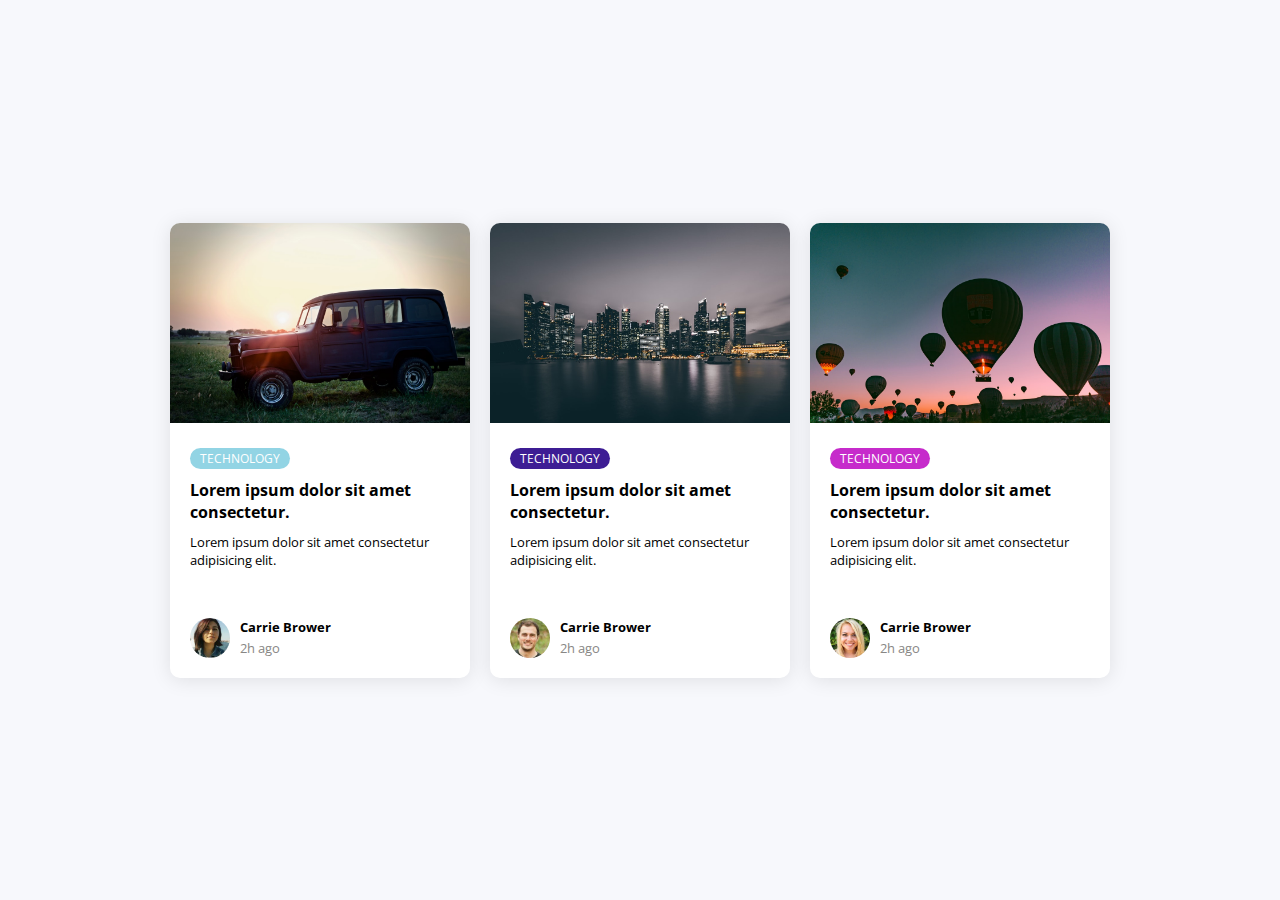
<file: 01-blog-cards/index.html>
<!DOCTYPE html>
<html lang="en">
  <head>
    <meta charset="UTF-8" />
    <meta name="viewport" content="width=device-width, initial-scale=1.0" />
    <link rel="stylesheet" href="style.css" />
    <title>Blog Cards</title>
  </head>
  <body>
    <div class="container">
      <!-- Card 01 -->
      <div class="card">
        <div class="card-header">
          <img src="./images/rover.jpeg" alt="Rover" />
        </div>
        <div class="card-body">
          <span class="tag tag-teal">Technology</span>
          <h4>
            Lorem ipsum dolor sit amet consectetur.
          </h4>
          <p>
            Lorem ipsum dolor sit amet consectetur adipisicing elit.
          </p>

          <div class="user">
            <img src="./images/user-1.jpg" alt="User 1" />
            <div class="user-info">
              <h5>Carrie Brower</h5>
              <small>2h ago</small>
            </div>
          </div>
        </div>
      </div>
      <!-- Card 02 -->
      <div class="card">
        <div class="card-header">
          <img src="./images/city.jpeg" alt="City" />
        </div>
        <div class="card-body">
          <span class="tag tag-purple">Technology</span>
          <h4>
            Lorem ipsum dolor sit amet consectetur.
          </h4>
          <p>
            Lorem ipsum dolor sit amet consectetur adipisicing elit.
          </p>

          <div class="user">
            <img src="./images/user-2.jpg" alt="User 2" />
            <div class="user-info">
              <h5>Carrie Brower</h5>
              <small>2h ago</small>
            </div>
          </div>
        </div>
      </div>
      <!-- Card 03 -->
      <div class="card">
        <div class="card-header">
          <img src="./images/ballons.jpeg" alt="Ballons" />
        </div>
        <div class="card-body">
          <span class="tag tag-pink">Technology</span>
          <h4>
            Lorem ipsum dolor sit amet consectetur.
          </h4>
          <p>
            Lorem ipsum dolor sit amet consectetur adipisicing elit.
          </p>

          <div class="user">
            <img src="./images/user-3.jpg" alt="User 3" />
            <div class="user-info">
              <h5>Carrie Brower</h5>
              <small>2h ago</small>
            </div>
          </div>
        </div>
      </div>
    </div>
  </body>
</html>
</file>
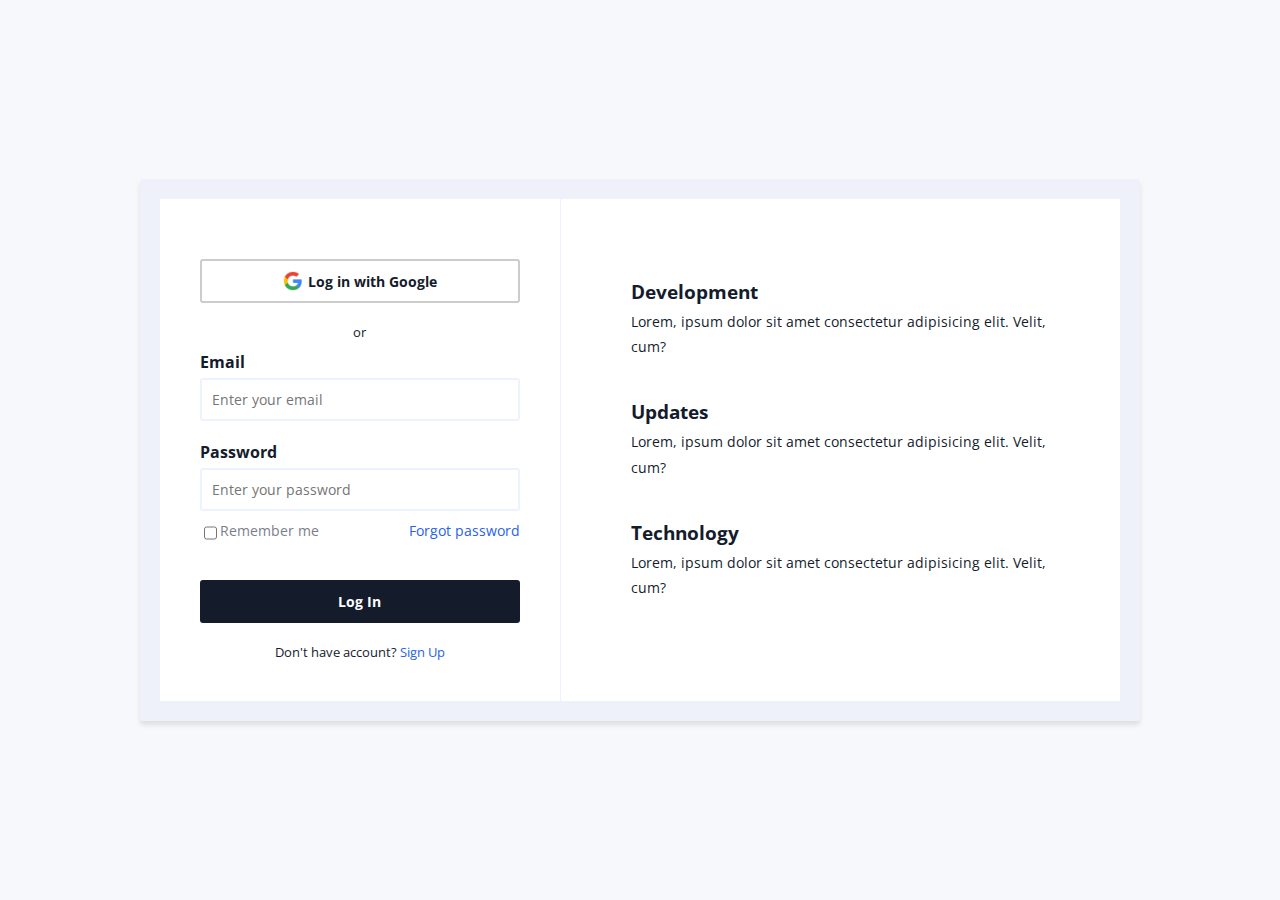
<file: 02-login/index.html>
<!DOCTYPE html>
<html lang="en">
  <head>
    <meta charset="UTF-8" />
    <meta name="viewport" content="width=device-width, initial-scale=1.0" />
    <link
      rel="stylesheet"
      href="https://cdnjs.cloudflare.com/ajax/libs/font-awesome/5.14.0/css/all.min.css"
      integrity="sha512-1PKOgIY59xJ8Co8+NE6FZ+LOAZKjy+KY8iq0G4B3CyeY6wYHN3yt9PW0XpSriVlkMXe40PTKnXrLnZ9+fkDaog=="
      crossorigin="anonymous"
    />
    <link rel="stylesheet" href="style.css" />
    <title>Login</title>
  </head>
  <body>
    <div class="container">
      <form>
        <button class="btn btn-ghost">
          <img src="./images/google.png" alt="Google" />
          Log in with Google
        </button>

        <small>or</small>

        <div class="form-control">
          <label for="email">Email</label>
          <input type="email" id="email" placeholder="Enter your email" />
        </div>

        <div class="form-control">
          <label for="password">Password</label>
          <input
            type="password"
            id="password"
            placeholder="Enter your password"
          />
        </div>

        <div class="checkbox-container">
          <input type="checkbox" id="remember" />
          <label for="remember">Remember me</label>

          <a href="#">Forgot password</a>
        </div>

        <button class="btn">Log In</button>

        <small>Don't have account? <a href="#">Sign Up</a></small>
      </form>

      <div class="features">
        <div class="feature">
          <i class="fas fa-code"></i>
          <h3>Development</h3>
          <p>
            Lorem, ipsum dolor sit amet consectetur adipisicing elit. Velit,
            cum?
          </p>
        </div>

        <div class="feature">
          <i class="fas fa-gift"></i>
          <h3>Updates</h3>
          <p>
            Lorem, ipsum dolor sit amet consectetur adipisicing elit. Velit,
            cum?
          </p>
        </div>

        <div class="feature">
          <i class="fas fa-edit"></i>
          <h3>Technology</h3>
          <p>
            Lorem, ipsum dolor sit amet consectetur adipisicing elit. Velit,
            cum?
          </p>
        </div>
      </div>
    </div>
  </body>
</html>
</file>
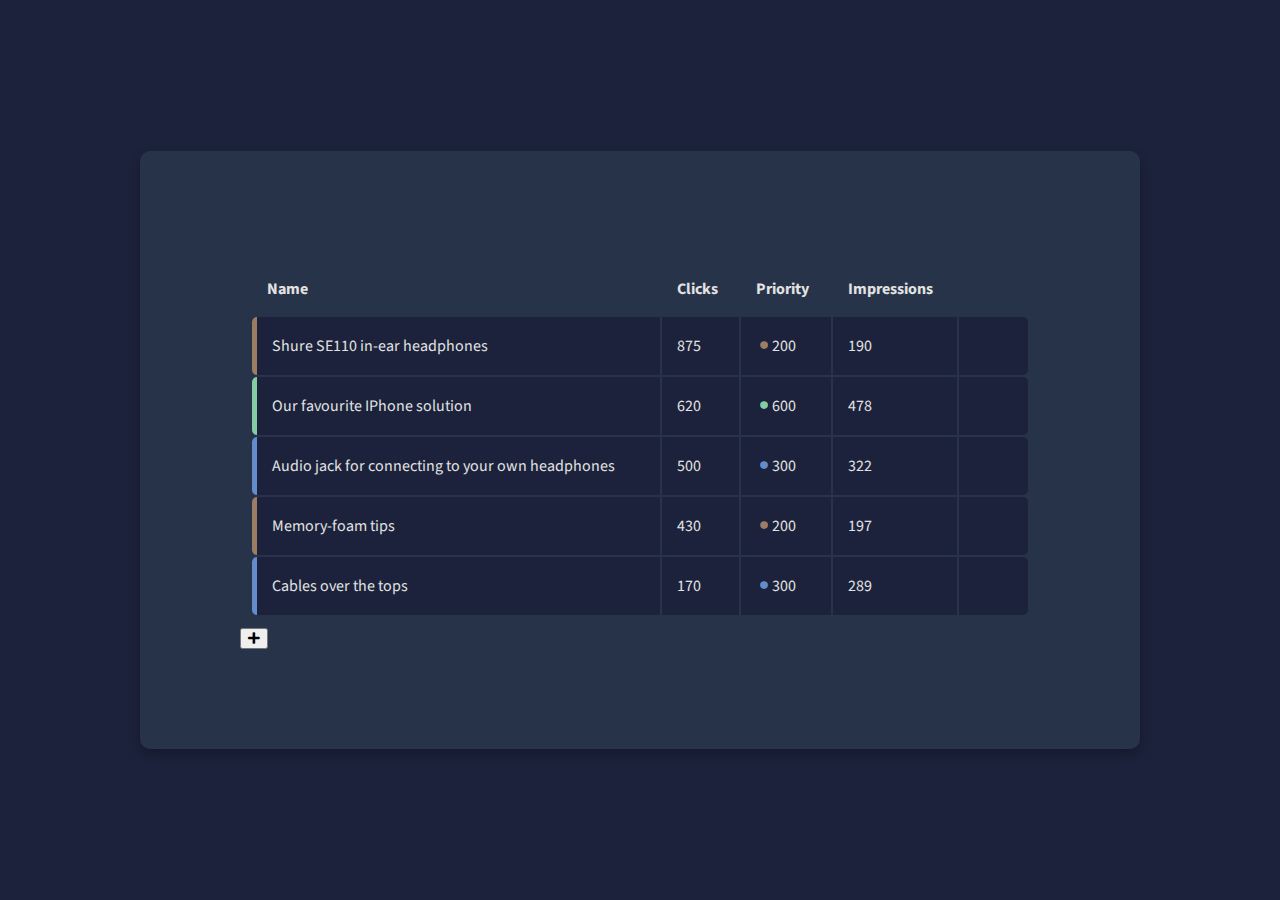
<file: 03-ads-manager/index.html>
<!DOCTYPE html>
<html lang="en">
  <head>
    <meta charset="UTF-8" />
    <meta name="viewport" content="width=device-width, initial-scale=1.0" />
    <link
      rel="stylesheet"
      href="https://cdnjs.cloudflare.com/ajax/libs/font-awesome/5.13.1/css/all.min.css"
    />
    <link rel="stylesheet" href="style.css" />
    <title>Ads Manager</title>
  </head>
  <body>
    <div class="container">
      <!-- 
      <div class="user">
        <i class="fas fa-user"></i>
        UI Design
      </div>
      
      <div class="search-area">
        <div class="search">
          <form>
            <input type="text" placeholder="Search ads" name="search" />
            <button type="submit"><i class="fa fa-search"></i></button>
          </form>
        </div>
        <div class="filter">
          <button type="submit">Filter</button>
        </div>
      </div> -->

      <table>
        <thead>
          <tr>
            <th>Name</th>
            <th>Clicks</th>
            <th>Priority</th>
            <th>Impressions</th>
            <th></th>
          </tr>
        </thead>
        <tbody>
          <tr class="priority-200">
            <td>Shure SE110 in-ear headphones</td>
            <td>875</td>
            <td><i class="fas fa-circle"></i>200</td>
            <td>190</td>
            <td>
              <button class="delete"><i class="fas fa-trash"></i></button>
            </td>
          </tr>
          <tr class="priority-600">
            <td>Our favourite IPhone solution</td>
            <td>620</td>
            <td><i class="fas fa-circle"></i>600</td>
            <td>478</td>
            <td>
              <button class="delete"><i class="fas fa-trash"></i></button>
            </td>
          </tr>
          <tr class="priority-300">
            <td>Audio jack for connecting to your own headphones</td>
            <td>500</td>
            <td><i class="fas fa-circle"></i>300</td>
            <td>322</td>
            <td>
              <button class="delete"><i class="fas fa-trash"></i></button>
            </td>
          </tr>
          <tr class="priority-200">
            <td>Memory-foam tips</td>
            <td>430</td>
            <td><i class="fas fa-circle"></i>200</td>
            <td>197</td>
            <td>
              <button class="delete"><i class="fas fa-trash"></i></button>
            </td>
          </tr>
          <tr class="priority-300">
            <td>Cables over the tops</td>
            <td>170</td>
            <td><i class="fas fa-circle"></i>300</td>
            <td>289</td>
            <td>
              <button class="delete"><i class="fas fa-trash"></i></button>
            </td>
          </tr>
        </tbody>
      </table>
      <button type="submit" class="add-btn">
        <i class="fas fa-plus"></i>
      </button>
    </div>
  </body>
</html>
</file>
<file: 01-blog-cards/style.css>
@import url('https://fonts.googleapis.com/css2?family=Open+Sans:wght@400;600&display=swap');

* {
  box-sizing: border-box;
}

body {
  background-color: #f7f8fc;
  font-family: 'Open Sans', sans-serif;
  display: flex;
  align-items: center;
  justify-content: center;
  height: 100vh;
  margin: 0;
}

.container {
  display: grid;
  grid-template-columns: repeat(3, 1fr);
  grid-gap: 20px;
  width: 940px;
  margin: auto;
}

.card {
  background-color: #fff;
  border-radius: 10px;
  box-shadow: 0 2px 20px rgba(0, 0, 0, 0.1);
  overflow: hidden;
  width: 300px;
}

.card-header img {
  width: 100%;
  height: 200px;
  object-fit: cover;
}

.card-body {
  display: flex;
  flex-direction: column;
  align-items: flex-start;
  padding: 20px;
  min-height: 250px;
}

.tag {
  background: #777;
  border-radius: 15px;
  font-size: 12px;
  margin: 0;
  color: #fff;
  padding: 2px 10px;
  text-transform: uppercase;
}

.tag-teal {
  background-color: #92d4e4;
}

.tag-purple {
  background-color: #3d1d94;
}

.tag-pink {
  background-color: #c62bcb;
}

.card-body h4 {
  margin: 10px 0;
}

.card-body p {
  font-size: 13px;
  margin: 0 0 40px;
}

.user {
  display: flex;
  margin-top: auto;
}

.user img {
  width: 40px;
  height: 40px;
  border-radius: 50%;
  margin-right: 10px;
}

.user-info h5 {
  margin: 0;
}

.user-info small {
  color: #888785;
}

@media (max-width: 940px) {
  .container {
    grid-template-columns: 1fr;
    justify-items: center; /* center */
    padding: 40px 0;
  }
}
</file>
<file: 02-login/style.css>
@import url('https://fonts.googleapis.com/css2?family=Open+Sans:wght@400;600&display=swap');

* {
  box-sizing: border-box;
}

body {
  background-color: #f7f8fc;
  color: #141c2c;
  font-family: 'Open Sans', sans-serif;
  display: flex;
  align-items: center;
  justify-content: center;
  min-height: 100vh;
  margin: 0;
}

a {
  color: #2762eb;
  text-decoration: none;
}

.container {
  background-color: #fff;
  border-radius: 3px;
  border: 20px solid #eef0fa;
  width: 1000px;
  max-width: 100%;
  display: flex;
  box-shadow: 0 4px 5px rgba(0, 0, 0, 0.1);
}

form {
  border-right: 1px solid #ecf2ff;
  display: flex;
  flex-direction: column;
  justify-content: center;
  align-items: center;
  flex: 1;
  padding: 40px;
}

.form-control {
  margin: 10px 0;
  width: 100%;
}

label {
  display: inline-block;
  font-weight: bold;
  margin-bottom: 5px;
}

input:not([type='checkbox']) {
  background-color: transparent;
  border: 2px solid #ecf2ff;
  border-radius: 3px;
  font-family: inherit;
  font-size: 14px;
  padding: 10px;
  width: 100%;
}

.checkbox-container {
  display: flex;
  justify-content: space-between;
  font-size: 14px;
  margin-bottom: 15px;
  width: 100%;
}

.checkbox-container label {
  color: #7a7e8c;
  font-weight: normal;
}

.checkbox-container a {
  margin-left: auto;
}

.btn {
  background-color: #141c2c;
  border: 2px solid #141c2c;
  border-radius: 3px;
  font-size: 14px;
  font-weight: bold;
  font-family: inherit;
  color: #fff;
  display: flex;
  justify-content: center;
  align-items: center;
  padding: 10px;
  margin: 20px 0;
  width: 100%;
  cursor: pointer;
}

.btn-ghost {
  background: transparent;
  color: #141c2c;
  border-color: #ccc;
}

.btn img {
  margin-right: 5px;
  width: 20px;
}

.features {
  flex: 1.5;
  padding: 40px;
}

.feature {
  padding-left: 30px;
  position: relative;
  margin: 40px 0;
}

.feature i {
  color: #2762eb;
  position: absolute;
  top: 5px;
  left: 0;
}

.feature h3 {
  margin: 0;
}

.feature p {
  font-size: 14px;
  line-height: 1.8;
  margin: 5px 0;
}

@media (max-width: 768px) {
  .container {
    flex-direction: column;
  }
  form {
    border-right: 0;
  }
}
</file>
<file: 03-ads-manager/style.css>
@import url('https://fonts.googleapis.com/css2?family=Source+Sans+Pro:wght@200;600&display=swap');

* {
  box-sizing: border-box;
}

body {
  background-color: #1c223b;
  color: #fff;
  font-family: 'Source Sans Pro', sans-serif;
  display: flex;
  align-items: center;
  justify-content: center;
  height: 100vh;
  margin: 0;
}

.container {
  background-color: #273349;
  border-radius: 10px;
  box-shadow: 0 5px 10px rgba(12, 16, 31, 0.4);
  padding: 100px;
  margin: auto;
  width: 1000px;
}

table {
  color: #e2e2e2;
  padding: 10px;
  width: 100%;
}

table th,
table td {
  padding: 15px;
  text-align: left;
}

table tbody tr {
  background-color: #1c223b;
}

table tbody tr:hover {
  background-color: #151b31;
  box-shadow: 0 3px 5px rgba(0, 0, 0, 0.2);
}

table tbody tr td:first-of-type {
  border-top-left-radius: 5px;
  border-bottom-left-radius: 5px;
}

table tbody tr td:last-of-type {
  border-top-right-radius: 5px;
  border-bottom-right-radius: 5px;
  text-align: center;
}

table tbody tr.priority-200 td:first-of-type {
  border-left: 5px solid #9c7c64;
}

table tbody tr.priority-600 td:first-of-type {
  border-left: 5px solid #84cca4;
}

table tbody tr.priority-300 td:first-of-type {
  border-left: 5px solid #648bcc;
}

table tbody tr td .fa-circle {
  transform: scale(0.5);
}

table tbody tr.priority-200 td .fa-circle {
  color: #9c7c64;
}

table tbody tr.priority-600 td .fa-circle {
  color: #84cca4;
}

table tbody tr.priority-300 td .fa-circle {
  color: #648bcc;
}

.delete {
  background-color: #242c4c;
  border: 0;
  border-radius: 2px;
  color: #909090;
  cursor: pointer;
  font-size: 16px;
  padding: 5px 10px;
  opacity: 0;
}

table tbody tr:hover .delete {
  opacity: 1;
}

@media (max-width: 768px) {
  .container {
    padding: 20px;
  }

  table tbody tr .delete {
    opacity: 1;
  }

  table th:nth-of-type(3),
  table td:nth-of-type(3) {
    display: none;
  }
}
</file>
